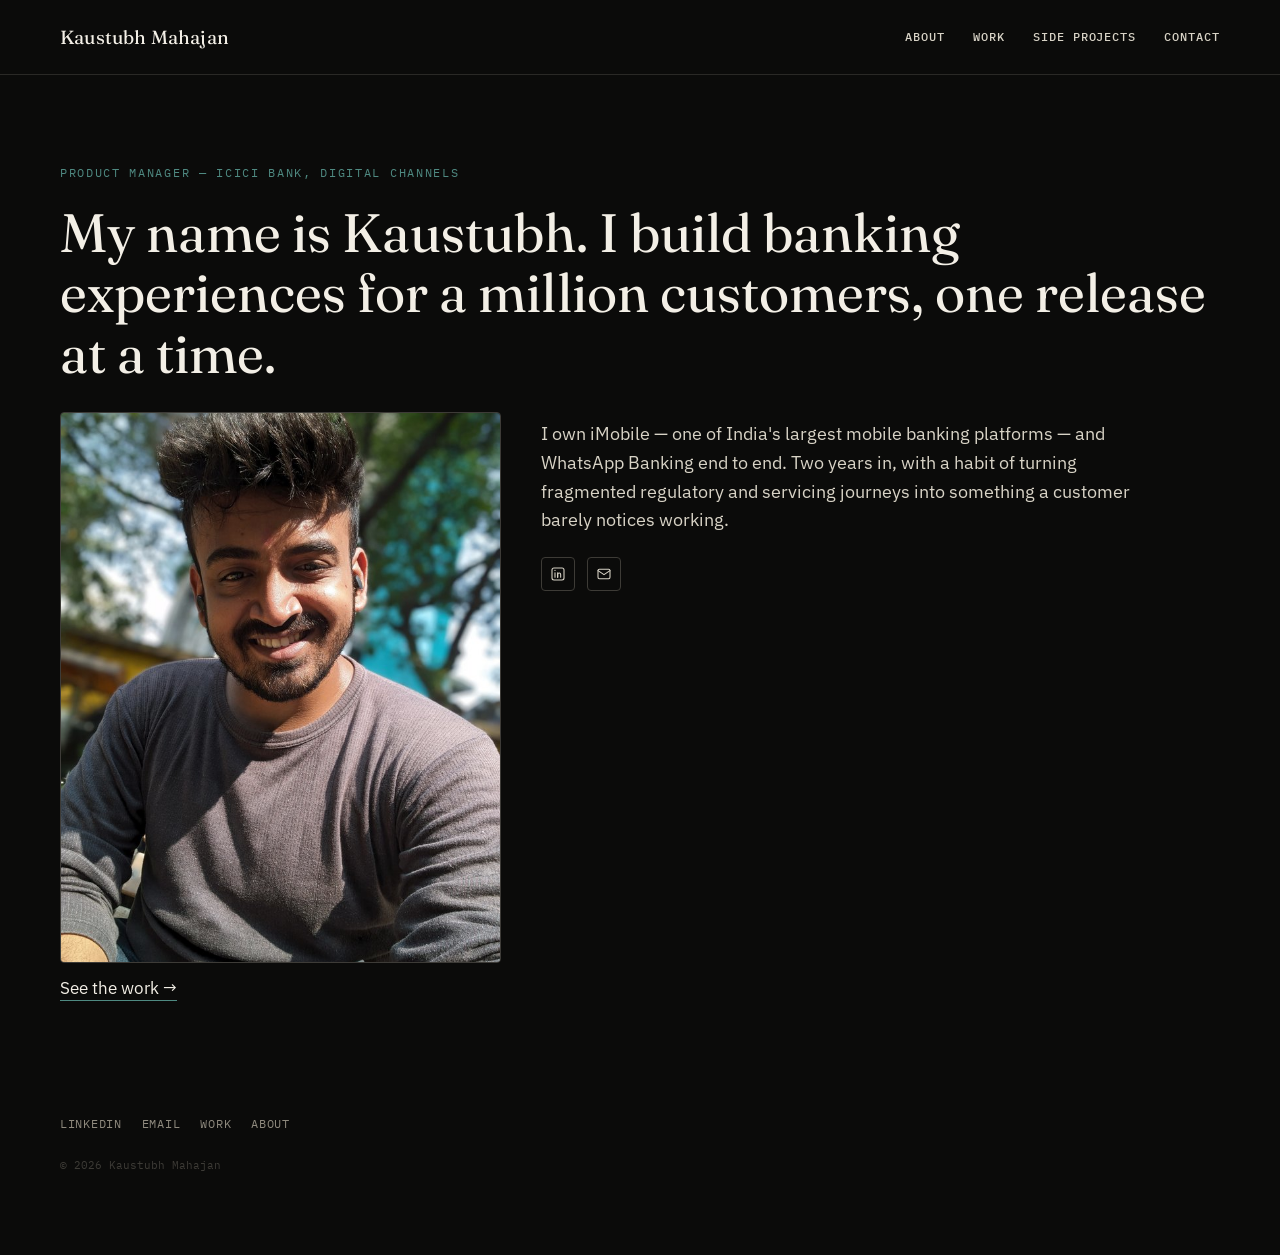
<file: index.html>
<!DOCTYPE html>
<html lang="en">
<head>
<meta charset="UTF-8">
<meta name="viewport" content="width=device-width, initial-scale=1">
<title>Kaustubh Mahajan — Product Manager</title>
<meta name="description" content="Product Manager at ICICI Bank building iMobile and WhatsApp Banking. Portfolio of digital banking product work.">
<link rel="stylesheet" href="style.css">
</head>
<body>

<nav class="site-nav">
  <div class="wrap">
    <a class="wordmark" href="index.html">Kaustubh Mahajan</a>
    <div class="nav-links">
      <a href="about.html">About</a>
      <a href="work.html">Work</a>
      <a href="side-projects.html">Side Projects</a>
      <a href="contact.html">Contact</a>
    </div>
  </div>
</nav>

<header class="hero">
  <div class="wrap">
    <p class="eyebrow">Product Manager — ICICI Bank, Digital Channels</p>
    <h1>My name is Kaustubh. I build banking experiences for a million customers, one release at a time.</h1>

    <div class="hero-top">
      <div class="hero-photo-col">
        <img class="hero-photo" src="images/headshot.jpg" alt="Kaustubh Mahajan" loading="lazy">
      </div>
      <div class="hero-text-col">
        <p class="lede">I own iMobile — one of India's largest mobile banking platforms — and WhatsApp Banking end to end. Two years in, with a habit of turning fragmented regulatory and servicing journeys into something a customer barely notices working.</p>

        <div class="icon-row">
          <a class="icon-link" href="https://www.linkedin.com/in/mahajan-kaustubh/" target="_blank" rel="noopener" title="LinkedIn" aria-label="LinkedIn">
            <svg viewBox="0 0 24 24" fill="none" stroke="currentColor" stroke-width="1.6" stroke-linecap="round" stroke-linejoin="round"><rect x="3" y="3" width="18" height="18" rx="3"/><line x1="7.5" y1="10" x2="7.5" y2="17"/><circle cx="7.5" cy="6.7" r="0.9" fill="currentColor" stroke="none"/><path d="M11.5 17v-4.2c0-1.4 1-2.3 2.3-2.3s2.2.9 2.2 2.3V17"/><line x1="11.5" y1="10" x2="11.5" y2="17"/></svg>
          </a>
          <a class="icon-link" href="mailto:mahajankaustubh@icloud.com" title="Email" aria-label="Email">
            <svg viewBox="0 0 24 24" fill="none" stroke="currentColor" stroke-width="1.6" stroke-linecap="round" stroke-linejoin="round"><rect x="3" y="5" width="18" height="14" rx="2"/><path d="M3 7l9 6 9-6"/></svg>
          </a>
          <!-- Third icon (portfolio/website link) pending destination URL — see chat -->
        </div>
      </div>
    </div>

    <p class="cta-row"><a class="textlink" href="work.html">See the work →</a></p>
  </div>
</header>

<footer>
  <div class="wrap">
    <div class="footer-links">
      <a href="https://www.linkedin.com/in/mahajan-kaustubh/" target="_blank" rel="noopener">LinkedIn</a>
      <a href="mailto:mahajankaustubh@icloud.com">Email</a>
      <a href="work.html">Work</a>
      <a href="about.html">About</a>
    </div>
    <p class="footer-note">© 2026 Kaustubh Mahajan</p>
  </div>
</footer>

<script src="script.js"></script>
</body>
</html>
</file>
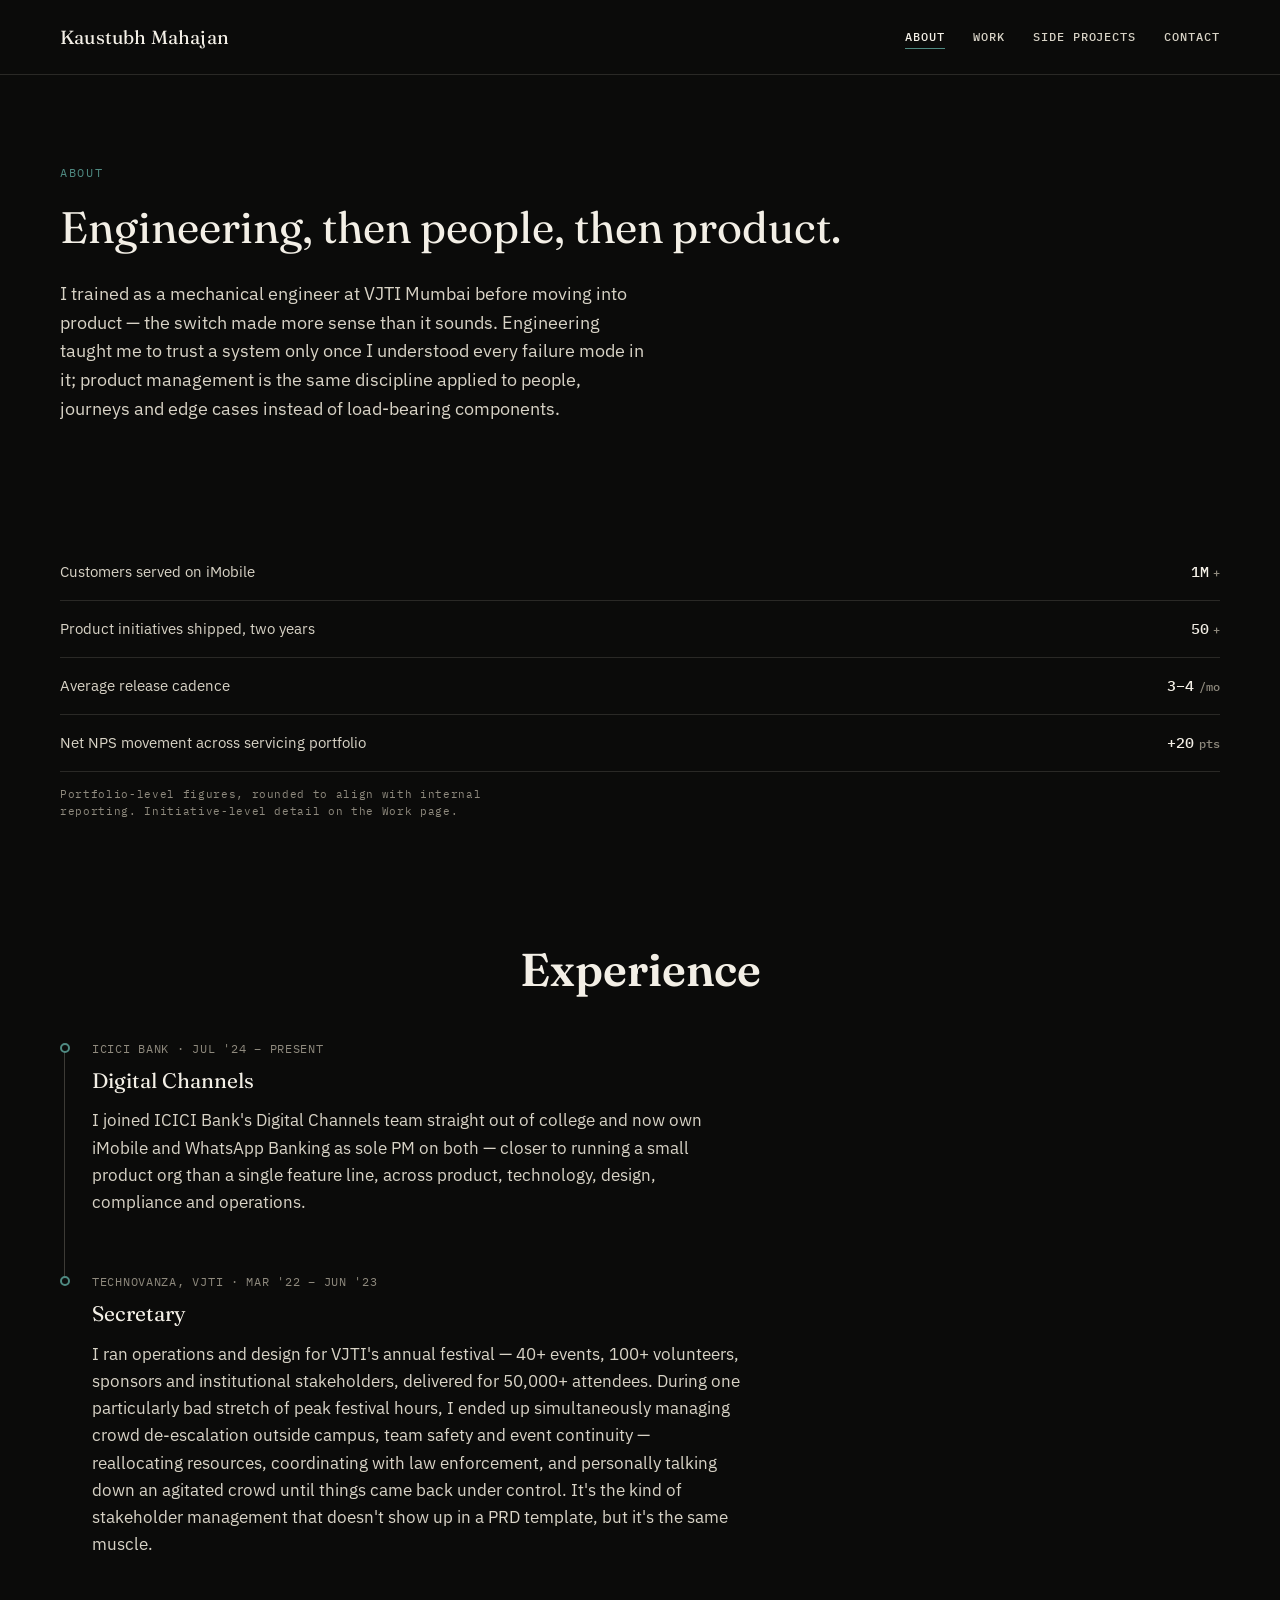
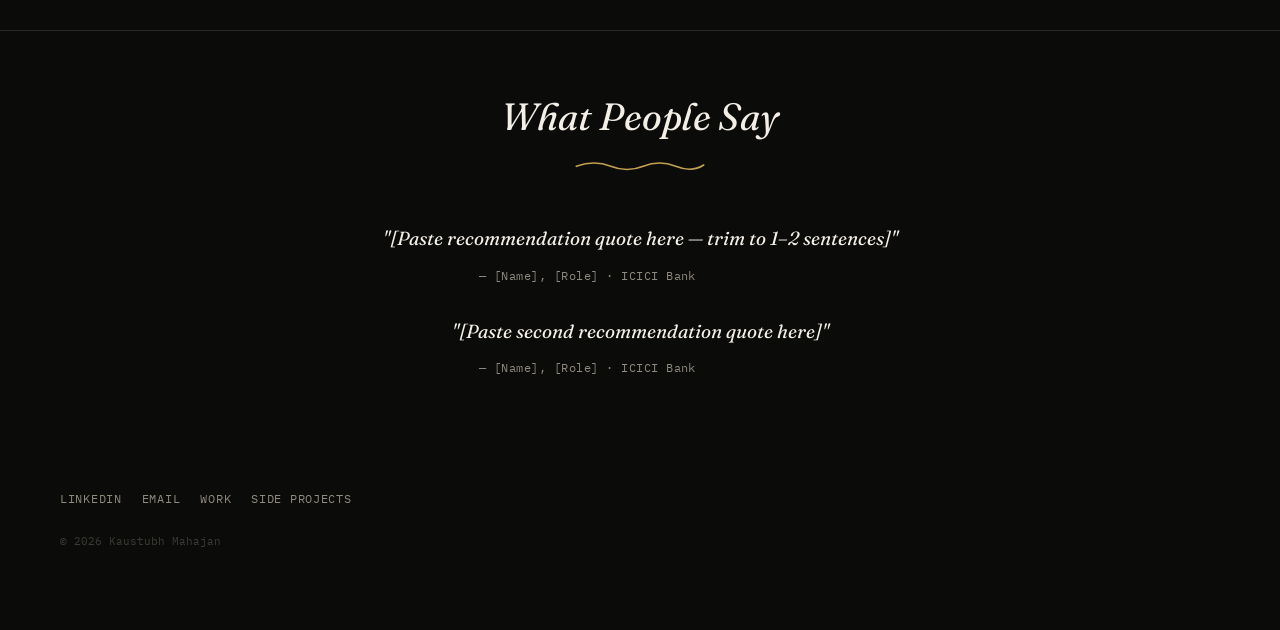
<file: about-endorsed.html>
<!DOCTYPE html>
<html lang="en">
<head>
<meta charset="UTF-8">
<meta name="viewport" content="width=device-width, initial-scale=1">
<title>About — Kaustubh Mahajan</title>
<meta name="description" content="Product Manager at ICICI Bank. Mechanical engineering background from VJTI Mumbai.">
<link rel="stylesheet" href="style.css">
</head>
<body>

<nav class="site-nav">
  <div class="wrap">
    <a class="wordmark" href="index.html">Kaustubh Mahajan</a>
    <div class="nav-links">
      <a href="about.html" aria-current="page">About</a>
      <a href="work.html">Work</a>
      <a href="side-projects.html">Side Projects</a>
      <a href="contact.html">Contact</a>
    </div>
  </div>
</nav>

<header class="hero" style="padding-bottom: 8px;">
  <div class="wrap">
    <!-- To add a photo here, wrap it like this:
    <div class="hero-top">
      <div class="hero-photo-col"><img class="hero-photo" src="images/headshot.jpg" alt="Kaustubh Mahajan"></div>
      <div class="hero-text-col"><p class="lede">...</p></div>
    </div>
    -->
    <p class="eyebrow">About</p>
    <h1 style="font-size: clamp(30px, 4.6vw, 44px);">Engineering, then people, then product.</h1>
    <p class="lede">I trained as a mechanical engineer at VJTI Mumbai before moving into product — the switch made more sense than it sounds. Engineering taught me to trust a system only once I understood every failure mode in it; product management is the same discipline applied to people, journeys and edge cases instead of load-bearing components.</p>
  </div>
</header>

<section>
  <div class="wrap">
    <div class="ledger reveal">
      <div class="ledger-row">
        <span class="label">Customers served on iMobile</span>
        <span class="value"><span class="count" data-target="1000000">0</span><span class="unit">+</span></span>
      </div>
      <div class="ledger-row">
        <span class="label">Product initiatives shipped, two years</span>
        <span class="value"><span class="count" data-target="50">0</span><span class="unit">+</span></span>
      </div>
      <div class="ledger-row">
        <span class="label">Average release cadence</span>
        <span class="value">3–4<span class="unit">/mo</span></span>
      </div>
      <div class="ledger-row">
        <span class="label">Net NPS movement across servicing portfolio</span>
        <span class="value"><span class="count" data-target="20" data-prefix="+">0</span><span class="unit">pts</span></span>
      </div>
    </div>
    <p class="ledger-caption">Portfolio-level figures, rounded to align with internal reporting. Initiative-level detail on the Work page.</p>
  </div>
</section>

<section>
  <div class="wrap">
    <div class="section-title reveal">
      <h2 class="script-heading">Experience</h2>
    </div>

    <div class="timeline">
      <div class="timeline-item reveal">
        <span class="timeline-marker"></span>
        <div class="timeline-content">
          <p class="meta">ICICI Bank · Jul '24 – Present</p>
          <h3>Digital Channels</h3>
          <p>I joined ICICI Bank's Digital Channels team straight out of college and now own iMobile and WhatsApp Banking as sole PM on both — closer to running a small product org than a single feature line, across product, technology, design, compliance and operations.</p>
        </div>
      </div>

      <div class="timeline-item reveal">
        <span class="timeline-marker"></span>
        <div class="timeline-content">
          <p class="meta">Technovanza, VJTI · Mar '22 – Jun '23</p>
          <h3>Secretary</h3>
          <p>I ran operations and design for VJTI's annual festival — 40+ events, 100+ volunteers, sponsors and institutional stakeholders, delivered for 50,000+ attendees. During one particularly bad stretch of peak festival hours, I ended up simultaneously managing crowd de-escalation outside campus, team safety and event continuity — reallocating resources, coordinating with law enforcement, and personally talking down an agitated crowd until things came back under control. It's the kind of stakeholder management that doesn't show up in a PRD template, but it's the same muscle.</p>
        </div>
      </div>
    </div>
  </div>
</section>

<section class="endorsements-section">
  <div class="wrap">
    <div class="endorsements-head reveal">
      <h2 class="script-heading">What People Say</h2>
      <svg class="squiggle" viewBox="0 0 200 20" xmlns="http://www.w3.org/2000/svg" aria-hidden="true">
        <path d="M2 12 Q 30 2, 55 12 T 105 12 T 155 12 T 198 10" stroke="currentColor" stroke-width="2.5" fill="none" stroke-linecap="round"/>
      </svg>
    </div>

    <!--
      ENDORSEMENT SLOTS — DO NOT PUBLISH AS-IS.
      Replace every [bracketed] placeholder below with a real quote before this
      page goes live. Trim each recommendation to 1–2 sentences — the full
      LinkedIn text is almost always too long for this layout. Copy the whole
      .endorsement block below to add a third.
    -->
    <div class="endorsement reveal">
      <p class="endorsement-quote">"[Paste recommendation quote here — trim to 1–2 sentences]"</p>
      <p class="endorsement-attr">— [Name], [Role] · ICICI Bank</p>
    </div>
    <div class="endorsement reveal">
      <p class="endorsement-quote">"[Paste second recommendation quote here]"</p>
      <p class="endorsement-attr">— [Name], [Role] · ICICI Bank</p>
    </div>
  </div>
</section>

<footer>
  <div class="wrap">
    <div class="footer-links">
      <a href="https://www.linkedin.com/in/mahajan-kaustubh/" target="_blank" rel="noopener">LinkedIn</a>
      <a href="mailto:mahajankaustubh@icloud.com">Email</a>
      <a href="work.html">Work</a>
      <a href="side-projects.html">Side Projects</a>
    </div>
    <p class="footer-note">© 2026 Kaustubh Mahajan</p>
  </div>
</footer>

<script src="script.js"></script>
</body>
</html>
</file>
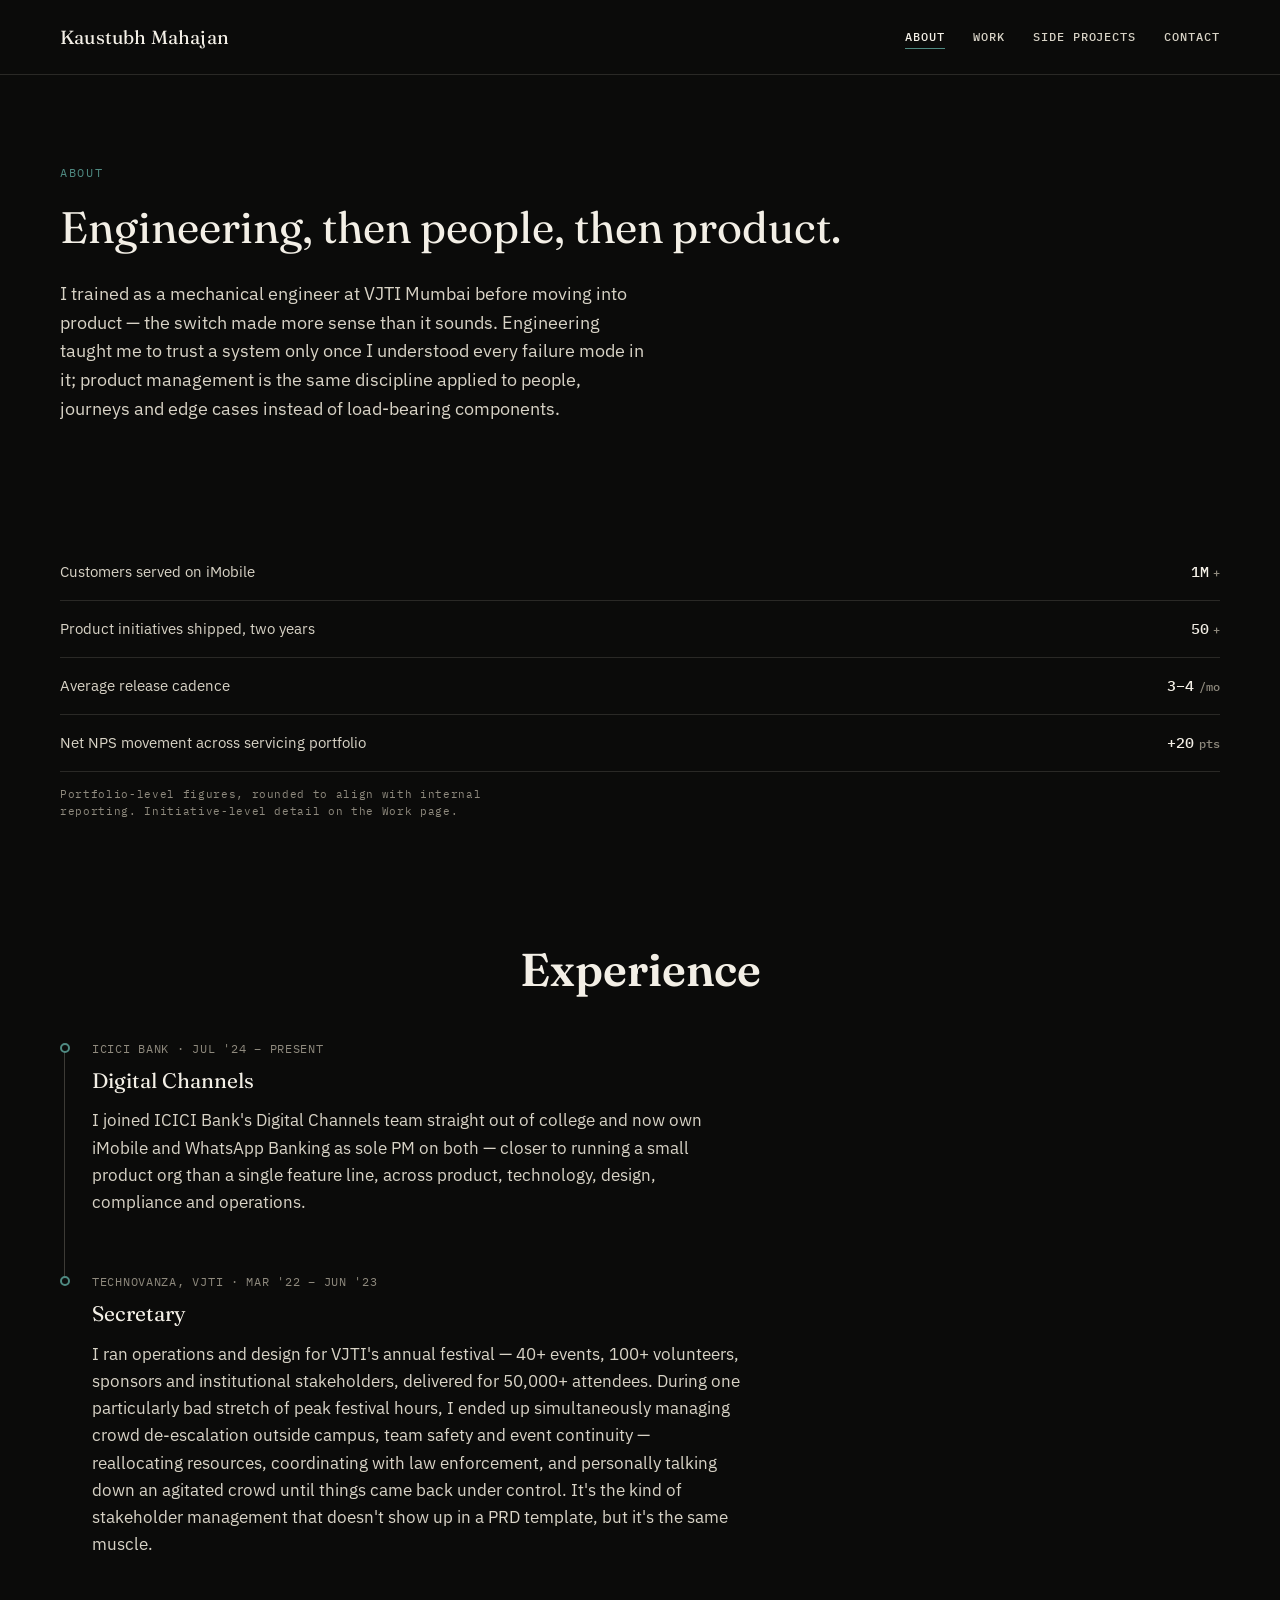
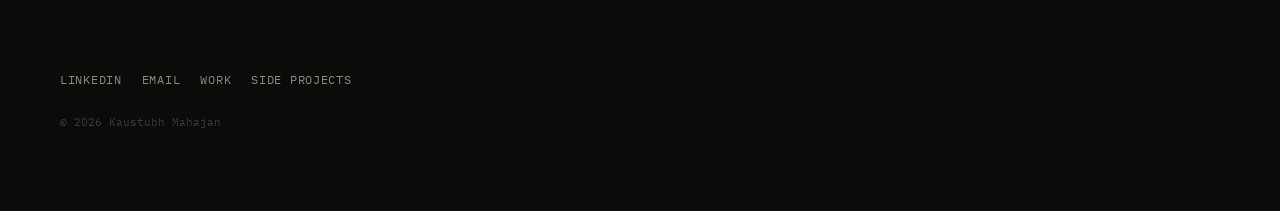
<file: about.html>
<!DOCTYPE html>
<html lang="en">
<head>
<meta charset="UTF-8">
<meta name="viewport" content="width=device-width, initial-scale=1">
<title>About — Kaustubh Mahajan</title>
<meta name="description" content="Product Manager at ICICI Bank. Mechanical engineering background from VJTI Mumbai.">
<link rel="stylesheet" href="style.css">
</head>
<body>

<nav class="site-nav">
  <div class="wrap">
    <a class="wordmark" href="index.html">Kaustubh Mahajan</a>
    <div class="nav-links">
      <a href="about.html" aria-current="page">About</a>
      <a href="work.html">Work</a>
      <a href="side-projects.html">Side Projects</a>
      <a href="contact.html">Contact</a>
    </div>
  </div>
</nav>

<header class="hero" style="padding-bottom: 8px;">
  <div class="wrap">
    <!-- To add a photo here, wrap it like this:
    <div class="hero-top">
      <div class="hero-photo-col"><img class="hero-photo" src="images/headshot.jpg" alt="Kaustubh Mahajan"></div>
      <div class="hero-text-col"><p class="lede">...</p></div>
    </div>
    -->
    <p class="eyebrow">About</p>
    <h1 style="font-size: clamp(30px, 4.6vw, 44px);">Engineering, then people, then product.</h1>
    <p class="lede">I trained as a mechanical engineer at VJTI Mumbai before moving into product — the switch made more sense than it sounds. Engineering taught me to trust a system only once I understood every failure mode in it; product management is the same discipline applied to people, journeys and edge cases instead of load-bearing components.</p>
  </div>
</header>

<section>
  <div class="wrap">
    <div class="ledger reveal">
      <div class="ledger-row">
        <span class="label">Customers served on iMobile</span>
        <span class="value"><span class="count" data-target="1000000">0</span><span class="unit">+</span></span>
      </div>
      <div class="ledger-row">
        <span class="label">Product initiatives shipped, two years</span>
        <span class="value"><span class="count" data-target="50">0</span><span class="unit">+</span></span>
      </div>
      <div class="ledger-row">
        <span class="label">Average release cadence</span>
        <span class="value">3–4<span class="unit">/mo</span></span>
      </div>
      <div class="ledger-row">
        <span class="label">Net NPS movement across servicing portfolio</span>
        <span class="value"><span class="count" data-target="20" data-prefix="+">0</span><span class="unit">pts</span></span>
      </div>
    </div>
    <p class="ledger-caption">Portfolio-level figures, rounded to align with internal reporting. Initiative-level detail on the Work page.</p>
  </div>
</section>

<section>
  <div class="wrap">
    <div class="section-title reveal">
      <h2 class="script-heading">Experience</h2>
    </div>

    <div class="timeline">
      <div class="timeline-item reveal">
        <span class="timeline-marker"></span>
        <div class="timeline-content">
          <p class="meta">ICICI Bank · Jul '24 – Present</p>
          <h3>Digital Channels</h3>
          <p>I joined ICICI Bank's Digital Channels team straight out of college and now own iMobile and WhatsApp Banking as sole PM on both — closer to running a small product org than a single feature line, across product, technology, design, compliance and operations.</p>
        </div>
      </div>

      <div class="timeline-item reveal">
        <span class="timeline-marker"></span>
        <div class="timeline-content">
          <p class="meta">Technovanza, VJTI · Mar '22 – Jun '23</p>
          <h3>Secretary</h3>
          <p>I ran operations and design for VJTI's annual festival — 40+ events, 100+ volunteers, sponsors and institutional stakeholders, delivered for 50,000+ attendees. During one particularly bad stretch of peak festival hours, I ended up simultaneously managing crowd de-escalation outside campus, team safety and event continuity — reallocating resources, coordinating with law enforcement, and personally talking down an agitated crowd until things came back under control. It's the kind of stakeholder management that doesn't show up in a PRD template, but it's the same muscle.</p>
        </div>
      </div>
    </div>
  </div>
</section>

<footer>
  <div class="wrap">
    <div class="footer-links">
      <a href="https://www.linkedin.com/in/mahajan-kaustubh/" target="_blank" rel="noopener">LinkedIn</a>
      <a href="mailto:mahajankaustubh@icloud.com">Email</a>
      <a href="work.html">Work</a>
      <a href="side-projects.html">Side Projects</a>
    </div>
    <p class="footer-note">© 2026 Kaustubh Mahajan</p>
  </div>
</footer>

<script src="script.js"></script>
</body>
</html>
</file>
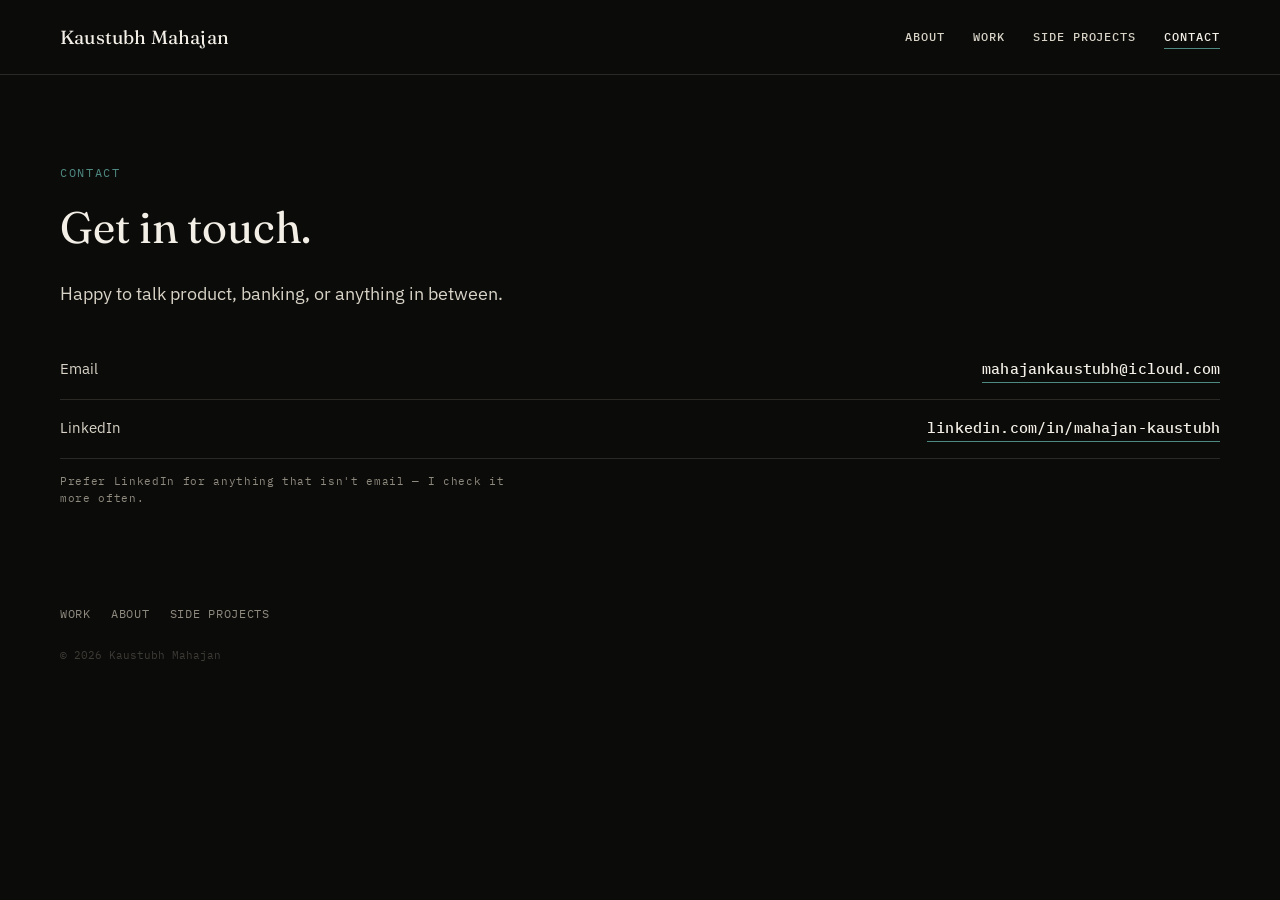
<file: contact.html>
<!DOCTYPE html>
<html lang="en">
<head>
<meta charset="UTF-8">
<meta name="viewport" content="width=device-width, initial-scale=1">
<title>Contact — Kaustubh Mahajan</title>
<meta name="description" content="Get in touch with Kaustubh Mahajan.">
<link rel="stylesheet" href="style.css">
</head>
<body>

<nav class="site-nav">
  <div class="wrap">
    <a class="wordmark" href="index.html">Kaustubh Mahajan</a>
    <div class="nav-links">
      <a href="about.html">About</a>
      <a href="work.html">Work</a>
      <a href="side-projects.html">Side Projects</a>
      <a href="contact.html" aria-current="page">Contact</a>
    </div>
  </div>
</nav>

<header class="hero">
  <div class="wrap">
    <p class="eyebrow">Contact</p>
    <h1 style="font-size: clamp(30px, 4.6vw, 44px);">Get in touch.</h1>
    <p class="lede">Happy to talk product, banking, or anything in between.</p>

    <div class="ledger reveal" style="margin-top: 32px;">
      <div class="ledger-row">
        <span class="label">Email</span>
        <a class="value textlink" href="mailto:mahajankaustubh@icloud.com">mahajankaustubh@icloud.com</a>
      </div>
      <div class="ledger-row">
        <span class="label">LinkedIn</span>
        <a class="value textlink" href="https://www.linkedin.com/in/mahajan-kaustubh/" target="_blank" rel="noopener">linkedin.com/in/mahajan-kaustubh</a>
      </div>
    </div>
    <p class="ledger-caption">Prefer LinkedIn for anything that isn't email — I check it more often.</p>
  </div>
</header>

<footer>
  <div class="wrap">
    <div class="footer-links">
      <a href="work.html">Work</a>
      <a href="about.html">About</a>
      <a href="side-projects.html">Side Projects</a>
    </div>
    <p class="footer-note">© 2026 Kaustubh Mahajan</p>
  </div>
</footer>

<script src="script.js"></script>
</body>
</html>
</file>
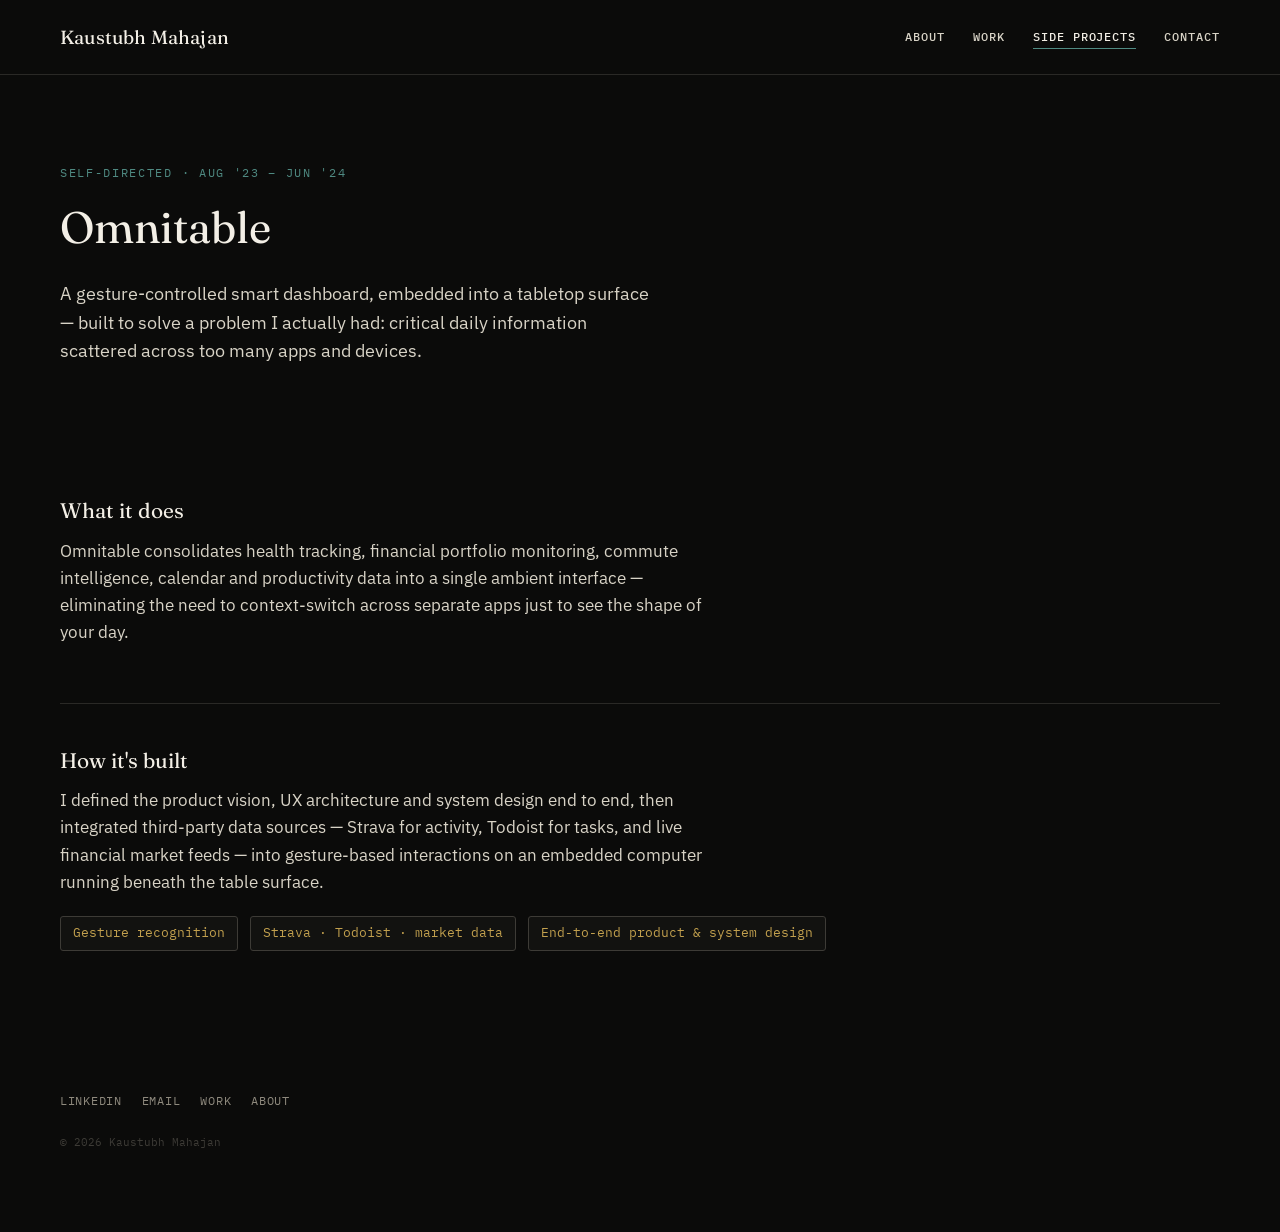
<file: side-projects.html>
<!DOCTYPE html>
<html lang="en">
<head>
<meta charset="UTF-8">
<meta name="viewport" content="width=device-width, initial-scale=1">
<title>Side Projects — Kaustubh Mahajan</title>
<meta name="description" content="Omnitable — a self-directed gesture-controlled smart dashboard, designed and built end to end.">
<link rel="stylesheet" href="style.css">
</head>
<body>

<nav class="site-nav">
  <div class="wrap">
    <a class="wordmark" href="index.html">Kaustubh Mahajan</a>
    <div class="nav-links">
      <a href="about.html">About</a>
      <a href="work.html">Work</a>
      <a href="side-projects.html" aria-current="page">Side Projects</a>
      <a href="contact.html">Contact</a>
    </div>
  </div>
</nav>

<header class="hero" style="padding-bottom: 24px;">
  <div class="wrap">
    <p class="eyebrow">Self-directed · Aug '23 – Jun '24</p>
    <h1 style="font-size: clamp(30px, 4.6vw, 44px);">Omnitable</h1>
    <p class="lede">A gesture-controlled smart dashboard, embedded into a tabletop surface — built to solve a problem I actually had: critical daily information scattered across too many apps and devices.</p>
  </div>
</header>

<section>
  <div class="wrap">
    <div class="case reveal">
      <h3>What it does</h3>
      <p>Omnitable consolidates health tracking, financial portfolio monitoring, commute intelligence, calendar and productivity data into a single ambient interface — eliminating the need to context-switch across separate apps just to see the shape of your day.</p>
    </div>
    <div class="case reveal">
      <h3>How it's built</h3>
      <p>I defined the product vision, UX architecture and system design end to end, then integrated third-party data sources — Strava for activity, Todoist for tasks, and live financial market feeds — into gesture-based interactions on an embedded computer running beneath the table surface.</p>
      <div>
        <span class="case-stat">Gesture recognition</span>
        <span class="case-stat">Strava · Todoist · market data</span>
        <span class="case-stat">End-to-end product &amp; system design</span>
      </div>
    </div>
  </div>
</section>

<footer>
  <div class="wrap">
    <div class="footer-links">
      <a href="https://www.linkedin.com/in/mahajan-kaustubh/" target="_blank" rel="noopener">LinkedIn</a>
      <a href="mailto:mahajankaustubh@icloud.com">Email</a>
      <a href="work.html">Work</a>
      <a href="about.html">About</a>
    </div>
    <p class="footer-note">© 2026 Kaustubh Mahajan</p>
  </div>
</footer>

<script src="script.js"></script>
</body>
</html>
</file>
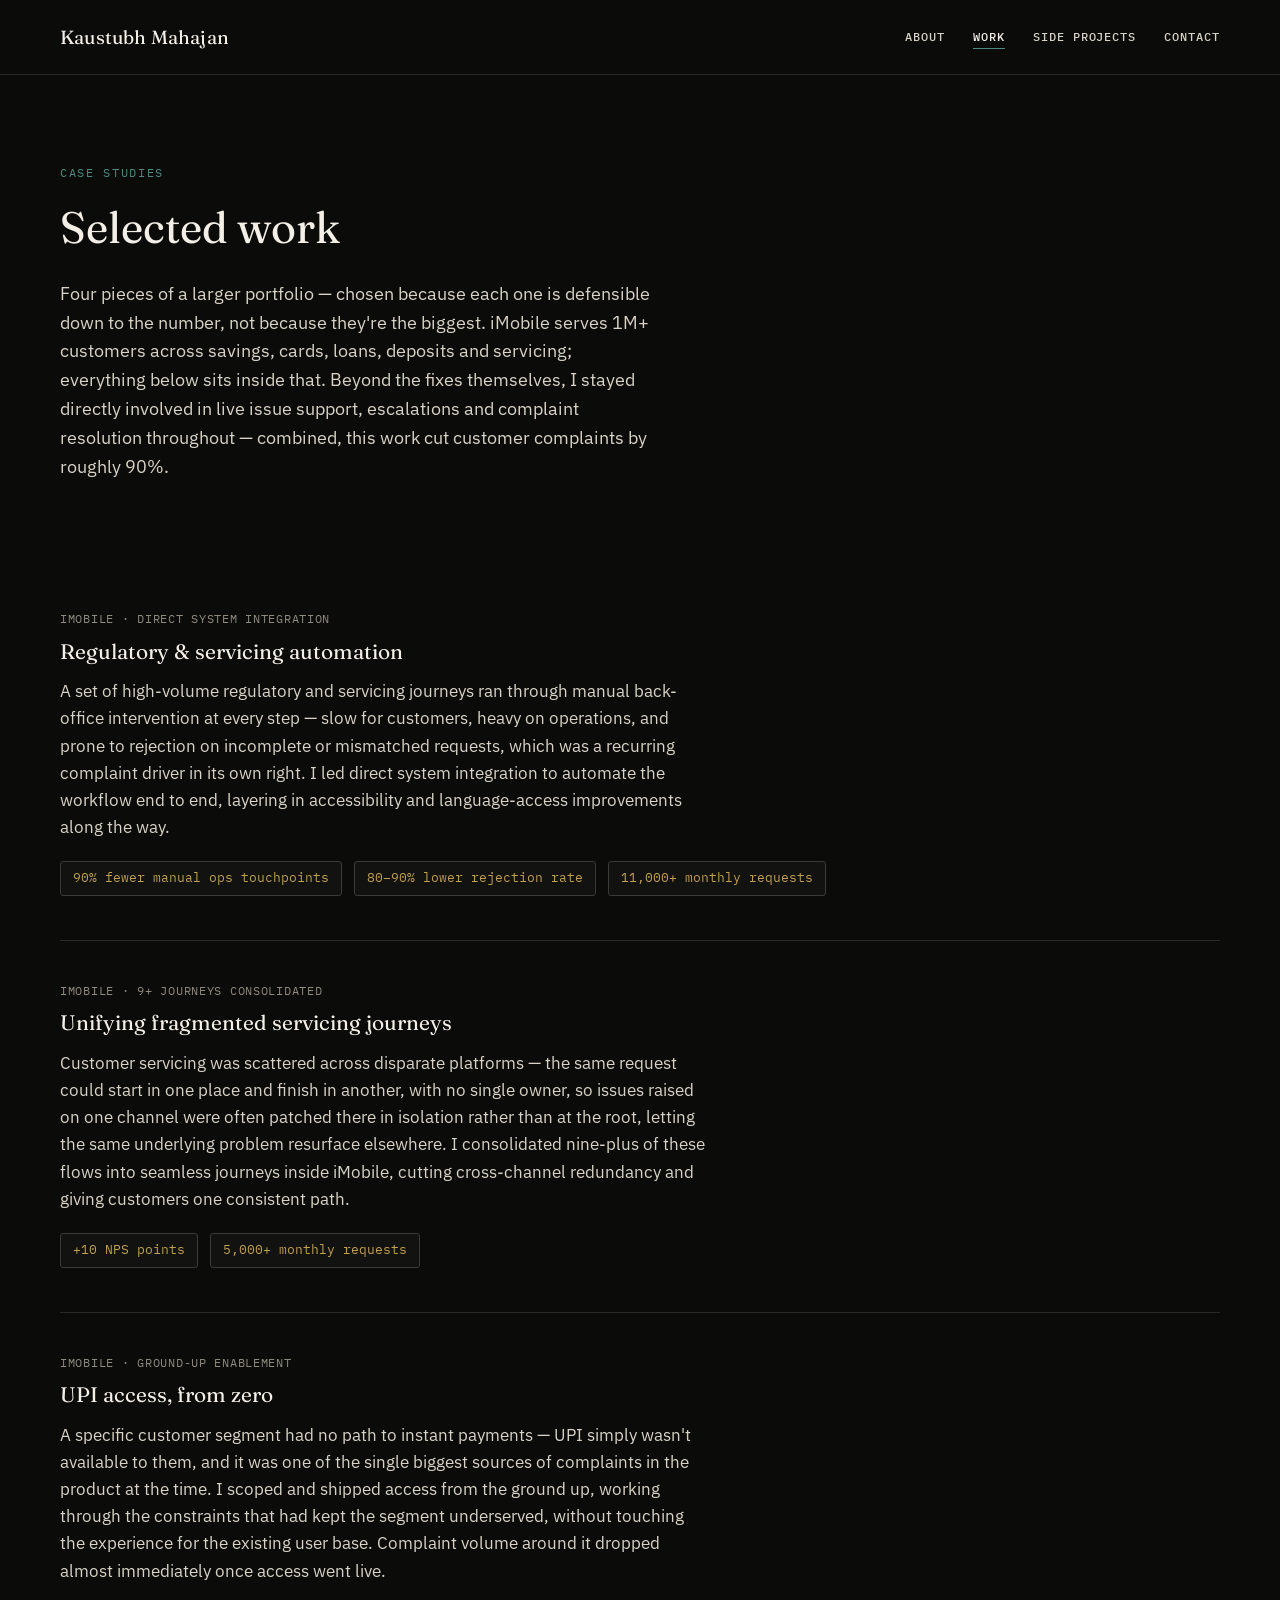
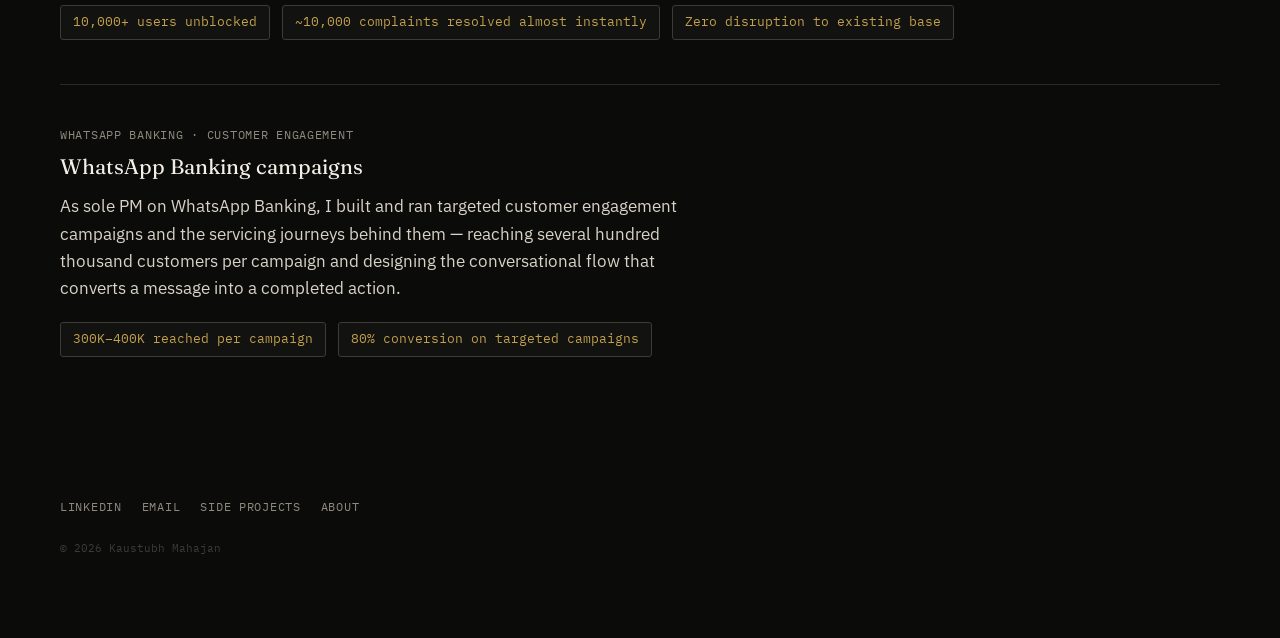
<file: work.html>
<!DOCTYPE html>
<html lang="en">
<head>
<meta charset="UTF-8">
<meta name="viewport" content="width=device-width, initial-scale=1">
<title>Work — Kaustubh Mahajan</title>
<meta name="description" content="Case studies from two years building iMobile and WhatsApp Banking at ICICI Bank.">
<link rel="stylesheet" href="style.css">
</head>
<body>

<nav class="site-nav">
  <div class="wrap">
    <a class="wordmark" href="index.html">Kaustubh Mahajan</a>
    <div class="nav-links">
      <a href="about.html">About</a>
      <a href="work.html" aria-current="page">Work</a>
      <a href="side-projects.html">Side Projects</a>
      <a href="contact.html">Contact</a>
    </div>
  </div>
</nav>

<header class="hero" style="padding-bottom: 24px;">
  <div class="wrap">
    <p class="eyebrow">Case studies</p>
    <h1 style="font-size: clamp(30px, 4.6vw, 44px);">Selected work</h1>
    <p class="lede">Four pieces of a larger portfolio — chosen because each one is defensible down to the number, not because they're the biggest. iMobile serves 1M+ customers across savings, cards, loans, deposits and servicing; everything below sits inside that. Beyond the fixes themselves, I stayed directly involved in live issue support, escalations and complaint resolution throughout — combined, this work cut customer complaints by roughly 90%.</p>
  </div>
</header>

<section>
  <div class="wrap">
    <div class="case reveal">
      <p class="meta">iMobile · Direct system integration</p>
      <h3>Regulatory &amp; servicing automation</h3>
      <p>A set of high-volume regulatory and servicing journeys ran through manual back-office intervention at every step — slow for customers, heavy on operations, and prone to rejection on incomplete or mismatched requests, which was a recurring complaint driver in its own right. I led direct system integration to automate the workflow end to end, layering in accessibility and language-access improvements along the way.</p>
      <div>
        <span class="case-stat">90% fewer manual ops touchpoints</span>
        <span class="case-stat">80–90% lower rejection rate</span>
        <span class="case-stat">11,000+ monthly requests</span>
      </div>
    </div>

    <div class="case reveal">
      <p class="meta">iMobile · 9+ journeys consolidated</p>
      <h3>Unifying fragmented servicing journeys</h3>
      <p>Customer servicing was scattered across disparate platforms — the same request could start in one place and finish in another, with no single owner, so issues raised on one channel were often patched there in isolation rather than at the root, letting the same underlying problem resurface elsewhere. I consolidated nine-plus of these flows into seamless journeys inside iMobile, cutting cross-channel redundancy and giving customers one consistent path.</p>
      <div>
        <span class="case-stat">+10 NPS points</span>
        <span class="case-stat">5,000+ monthly requests</span>
      </div>
    </div>

    <div class="case reveal">
      <p class="meta">iMobile · Ground-up enablement</p>
      <h3>UPI access, from zero</h3>
      <p>A specific customer segment had no path to instant payments — UPI simply wasn't available to them, and it was one of the single biggest sources of complaints in the product at the time. I scoped and shipped access from the ground up, working through the constraints that had kept the segment underserved, without touching the experience for the existing user base. Complaint volume around it dropped almost immediately once access went live.</p>
      <div>
        <span class="case-stat">10,000+ users unblocked</span>
        <span class="case-stat">~10,000 complaints resolved almost instantly</span>
        <span class="case-stat">Zero disruption to existing base</span>
      </div>
    </div>

    <div class="case reveal">
      <p class="meta">WhatsApp Banking · Customer engagement</p>
      <h3>WhatsApp Banking campaigns</h3>
      <p>As sole PM on WhatsApp Banking, I built and ran targeted customer engagement campaigns and the servicing journeys behind them — reaching several hundred thousand customers per campaign and designing the conversational flow that converts a message into a completed action.</p>
      <div>
        <span class="case-stat">300K–400K reached per campaign</span>
        <span class="case-stat">80% conversion on targeted campaigns</span>
      </div>
    </div>
  </div>
</section>

<footer>
  <div class="wrap">
    <div class="footer-links">
      <a href="https://www.linkedin.com/in/mahajan-kaustubh/" target="_blank" rel="noopener">LinkedIn</a>
      <a href="mailto:mahajankaustubh@icloud.com">Email</a>
      <a href="side-projects.html">Side Projects</a>
      <a href="about.html">About</a>
    </div>
    <p class="footer-note">© 2026 Kaustubh Mahajan</p>
  </div>
</footer>

<script src="script.js"></script>
</body>
</html>
</file>
<file: style.css>
/* ============================================================
   Kaustubh Mahajan — Portfolio
   Design system: "Ledger" — near-black, paper-white, muted
   ledger-teal + brass accents. Numbers set in tabular mono
   to read like verified statement entries, not decoration.
   ============================================================ */

@import url('https://fonts.googleapis.com/css2?family=Fraunces:ital,opsz,wght@0,9..144,400;0,9..144,500;1,9..144,400;1,9..144,500&family=IBM+Plex+Sans:wght@400;500;600&family=IBM+Plex+Mono:wght@400;500&display=swap');

:root {
  --bg: #0b0b0a;
  --bg-raised: #121210;
  --paper: #f3efe6;
  --paper-dim: #d8d3c6;
  --muted: #8f8a7e;
  --line: #2a2926;
  --line-strong: #3d3b36;
  --teal: #4f8a82;
  --brass: #c2a04e;

  --font-display: 'Fraunces', Georgia, serif;
  --font-body: 'IBM Plex Sans', -apple-system, BlinkMacSystemFont, sans-serif;
  --font-mono: 'IBM Plex Mono', 'SF Mono', Menlo, monospace;

  --container: 1240px;
  --gutter: 40px;
}

* { box-sizing: border-box; }

html {
  scroll-behavior: smooth;
}

@media (prefers-reduced-motion: reduce) {
  html { scroll-behavior: auto; }
  * { animation-duration: 0.01ms !important; transition-duration: 0.01ms !important; }
}

body {
  margin: 0;
  background: var(--bg);
  color: var(--paper);
  font-family: var(--font-body);
  font-size: 17px;
  line-height: 1.6;
  -webkit-font-smoothing: antialiased;
  overflow-x: hidden;
}

a {
  color: var(--paper);
  text-decoration: none;
}

a:focus-visible,
button:focus-visible {
  outline: 2px solid var(--brass);
  outline-offset: 3px;
}

.wrap {
  max-width: var(--container);
  margin: 0 auto;
  padding: 0 var(--gutter);
}

@media (max-width: 560px) {
  .wrap { padding: 0 24px; }
}

/* ---------- Nav ---------- */

.site-nav {
  border-bottom: 1px solid var(--line);
  padding: 22px 0;
}

.site-nav .wrap {
  display: flex;
  align-items: center;
  justify-content: space-between;
  gap: 16px;
  flex-wrap: wrap;
}

.wordmark {
  font-family: var(--font-display);
  font-size: 19px;
  letter-spacing: 0.01em;
}

.nav-links {
  display: flex;
  align-items: center;
  gap: 28px;
  font-family: var(--font-mono);
  font-size: 12px;
  letter-spacing: 0.08em;
  text-transform: uppercase;
}

.nav-links a {
  color: var(--paper-dim);
  font-weight: 500;
  transition: color 0.2s ease;
  padding: 2px 0;
  border-bottom: 1px solid transparent;
}

.nav-links a:hover,
.nav-links a[aria-current="page"] {
  color: var(--paper);
  border-bottom-color: var(--teal);
}

/* ---------- Hero ---------- */

.hero {
  padding: 88px 0 56px;
}

.eyebrow {
  font-family: var(--font-mono);
  font-size: 12px;
  letter-spacing: 0.14em;
  text-transform: uppercase;
  color: var(--teal);
  margin: 0 0 20px;
}

.hero h1 {
  font-family: var(--font-display);
  font-weight: 400;
  font-size: clamp(34px, 5.4vw, 54px);
  line-height: 1.12;
  margin: 0 0 28px;
}

.hero .lede {
  font-size: 18px;
  color: var(--paper-dim);
  max-width: 54ch;
  margin: 0 0 8px;
}

.hero-top {
  display: flex;
  gap: 40px;
  align-items: flex-start;
  margin: 8px 0 0;
}

.hero-photo-col {
  flex: 0 0 38%;
}

.hero-photo {
  width: 100%;
  height: auto;
  aspect-ratio: 4 / 5;
  object-fit: cover;
  border-radius: 4px;
  filter: grayscale(12%);
  border: 1px solid var(--line-strong);
  display: block;
}

.hero-text-col {
  flex: 1;
  min-width: 0;
  padding-top: 8px;
}

@media (max-width: 640px) {
  .hero-top { flex-direction: column; gap: 24px; }

  .hero-photo-col {
    flex: none;
    width: 100%;
  }

  .hero-photo {
    aspect-ratio: 4 / 5;
  }

  .hero-text-col { padding-top: 0; }
}

.icon-row {
  display: flex;
  gap: 12px;
  margin-top: 22px;
}

.icon-link {
  width: 34px;
  height: 34px;
  display: flex;
  align-items: center;
  justify-content: center;
  border: 1px solid var(--line-strong);
  border-radius: 4px;
  color: var(--paper-dim);
  transition: color 0.2s ease, border-color 0.2s ease;
}

.icon-link:hover {
  color: var(--paper);
  border-color: var(--teal);
}

.icon-link svg {
  width: 16px;
  height: 16px;
}

/* ---------- Ledger rows (signature element) ---------- */

.ledger {
  margin: 48px 0 0;
}

.ledger-row {
  display: flex;
  align-items: baseline;
  justify-content: space-between;
  gap: 16px;
  padding: 16px 0;
  border-bottom: 1px solid var(--line);
}

.ledger-row .label {
  font-family: var(--font-body);
  font-size: 15px;
  color: var(--paper-dim);
  max-width: 62%;
}

.ledger-row .value {
  font-family: var(--font-mono);
  font-variant-numeric: tabular-nums;
  font-size: 15px;
  font-weight: 500;
  color: var(--paper);
  white-space: nowrap;
  letter-spacing: 0.01em;
}

.ledger-row .value .unit {
  color: var(--muted);
  font-size: 12px;
  margin-left: 4px;
}

.ledger-caption {
  font-family: var(--font-mono);
  font-size: 11px;
  color: var(--muted);
  letter-spacing: 0.06em;
  margin: 14px 0 0;
}

/* ---------- Sections / prose ---------- */

section {
  padding: 56px 0;
  border-bottom: 1px solid var(--line);
}

section:last-of-type { border-bottom: none; }
section:first-of-type { border-bottom: none; }

.section-head {
  display: flex;
  align-items: baseline;
  gap: 14px;
  margin-bottom: 28px;
}

.section-num {
  font-family: var(--font-mono);
  font-size: 12px;
  color: var(--teal);
}

/* ---------- Timeline ---------- */

.timeline {
  position: relative;
  padding-left: 32px;
}

.timeline-item {
  position: relative;
  padding-bottom: 40px;
}

.timeline-item:last-child {
  padding-bottom: 0;
}

.timeline-item:not(:last-child)::before {
  content: '';
  position: absolute;
  left: -28px;
  top: 9px;
  bottom: -9px;
  width: 1px;
  background: var(--line-strong);
}

.timeline-marker {
  position: absolute;
  left: -32px;
  top: 4px;
  width: 10px;
  height: 10px;
  border-radius: 50%;
  background: var(--bg);
  border: 2px solid var(--teal);
  z-index: 1;
}

h2 {
  font-family: var(--font-display);
  font-weight: 400;
  font-size: 26px;
  margin: 0;
}

h3 {
  font-family: var(--font-display);
  font-weight: 400;
  font-size: 21px;
  margin: 0 0 10px;
}

p { color: var(--paper-dim); margin: 0 0 16px; max-width: 65ch; }

.meta {
  font-family: var(--font-mono);
  font-size: 12px;
  letter-spacing: 0.06em;
  text-transform: uppercase;
  color: var(--muted);
  margin: 0 0 6px;
}

/* ---------- Case study blocks ---------- */

.case {
  padding: 40px 0;
  border-bottom: 1px solid var(--line);
}

.case:last-child { border-bottom: none; }

.case-stat {
  display: inline-block;
  font-family: var(--font-mono);
  font-size: 13px;
  color: var(--brass);
  background: var(--bg-raised);
  border: 1px solid var(--line-strong);
  padding: 6px 12px;
  border-radius: 3px;
  margin: 4px 8px 4px 0;
}

/* ---------- Endorsements ---------- */

.endorsement {
  padding: 28px 0;
  border-bottom: 1px solid var(--line);
}

.endorsement:last-child { border-bottom: none; }

.endorsement-quote {
  font-family: var(--font-display);
  font-style: italic;
  font-size: 19px;
  color: var(--paper);
  line-height: 1.55;
  margin: 0 0 12px;
  max-width: 56ch;
}

.endorsement-attr {
  font-family: var(--font-mono);
  font-size: 12px;
  color: var(--muted);
  letter-spacing: 0.04em;
  position: relative;
  padding-left: 16px;
  margin: 0;
}

.endorsement-attr::before {
  content: '';
  position: absolute;
  left: 0;
  top: 6px;
  width: 8px;
  height: 2px;
  background: var(--brass);
}

.endorsements-head {
  text-align: center;
  margin-bottom: 36px;
}

.script-heading {
  font-family: var(--font-display);
  font-style: italic;
  font-weight: 400;
  font-size: clamp(28px, 4vw, 38px);
  margin: 0 0 10px;
}

.squiggle {
  display: block;
  width: 130px;
  height: 14px;
  color: var(--brass);
}

.endorsements-head .squiggle {
  margin: 0 auto;
}

.section-title {
  text-align: center;
  margin-bottom: 32px;
}

.section-title .script-heading {
  font-style: normal;
  font-weight: 600;
  font-size: clamp(32px, 5vw, 46px);
}

.endorsements-section .endorsement {
  text-align: center;
  border-bottom: none;
  padding: 16px 0;
  max-width: 56ch;
  margin: 0 auto;
}

.endorsements-section .endorsement-quote {
  margin-left: auto;
  margin-right: auto;
}

.endorsements-section .endorsement-attr {
  padding-left: 0;
  display: block;
}

.endorsements-section .endorsement-attr::before {
  display: none;
}

/* ---------- CTA / links ---------- */

.textlink {
  border-bottom: 1px solid var(--teal);
  padding-bottom: 1px;
  transition: opacity 0.2s ease;
}

.textlink:hover { opacity: 0.75; }

.cta-row {
  margin-top: 12px;
}

/* ---------- Footer ---------- */

footer {
  padding: 40px 0 64px;
}

.footer-links {
  display: flex;
  gap: 20px;
  font-family: var(--font-mono);
  font-size: 12px;
  letter-spacing: 0.06em;
  text-transform: uppercase;
  flex-wrap: wrap;
}

.footer-links a { color: var(--muted); }
.footer-links a:hover { color: var(--paper); }

.footer-note {
  font-family: var(--font-mono);
  font-size: 11px;
  color: var(--line-strong);
  margin-top: 24px;
}

/* ---------- Scroll reveal (subtle, respects reduced motion) ---------- */

.reveal {
  opacity: 0;
  transform: translateY(10px);
  transition: opacity 0.5s ease, transform 0.5s ease;
}

.reveal.is-visible {
  opacity: 1;
  transform: translateY(0);
}

@media (prefers-reduced-motion: reduce) {
  .reveal { opacity: 1; transform: none; }
}
</file>
